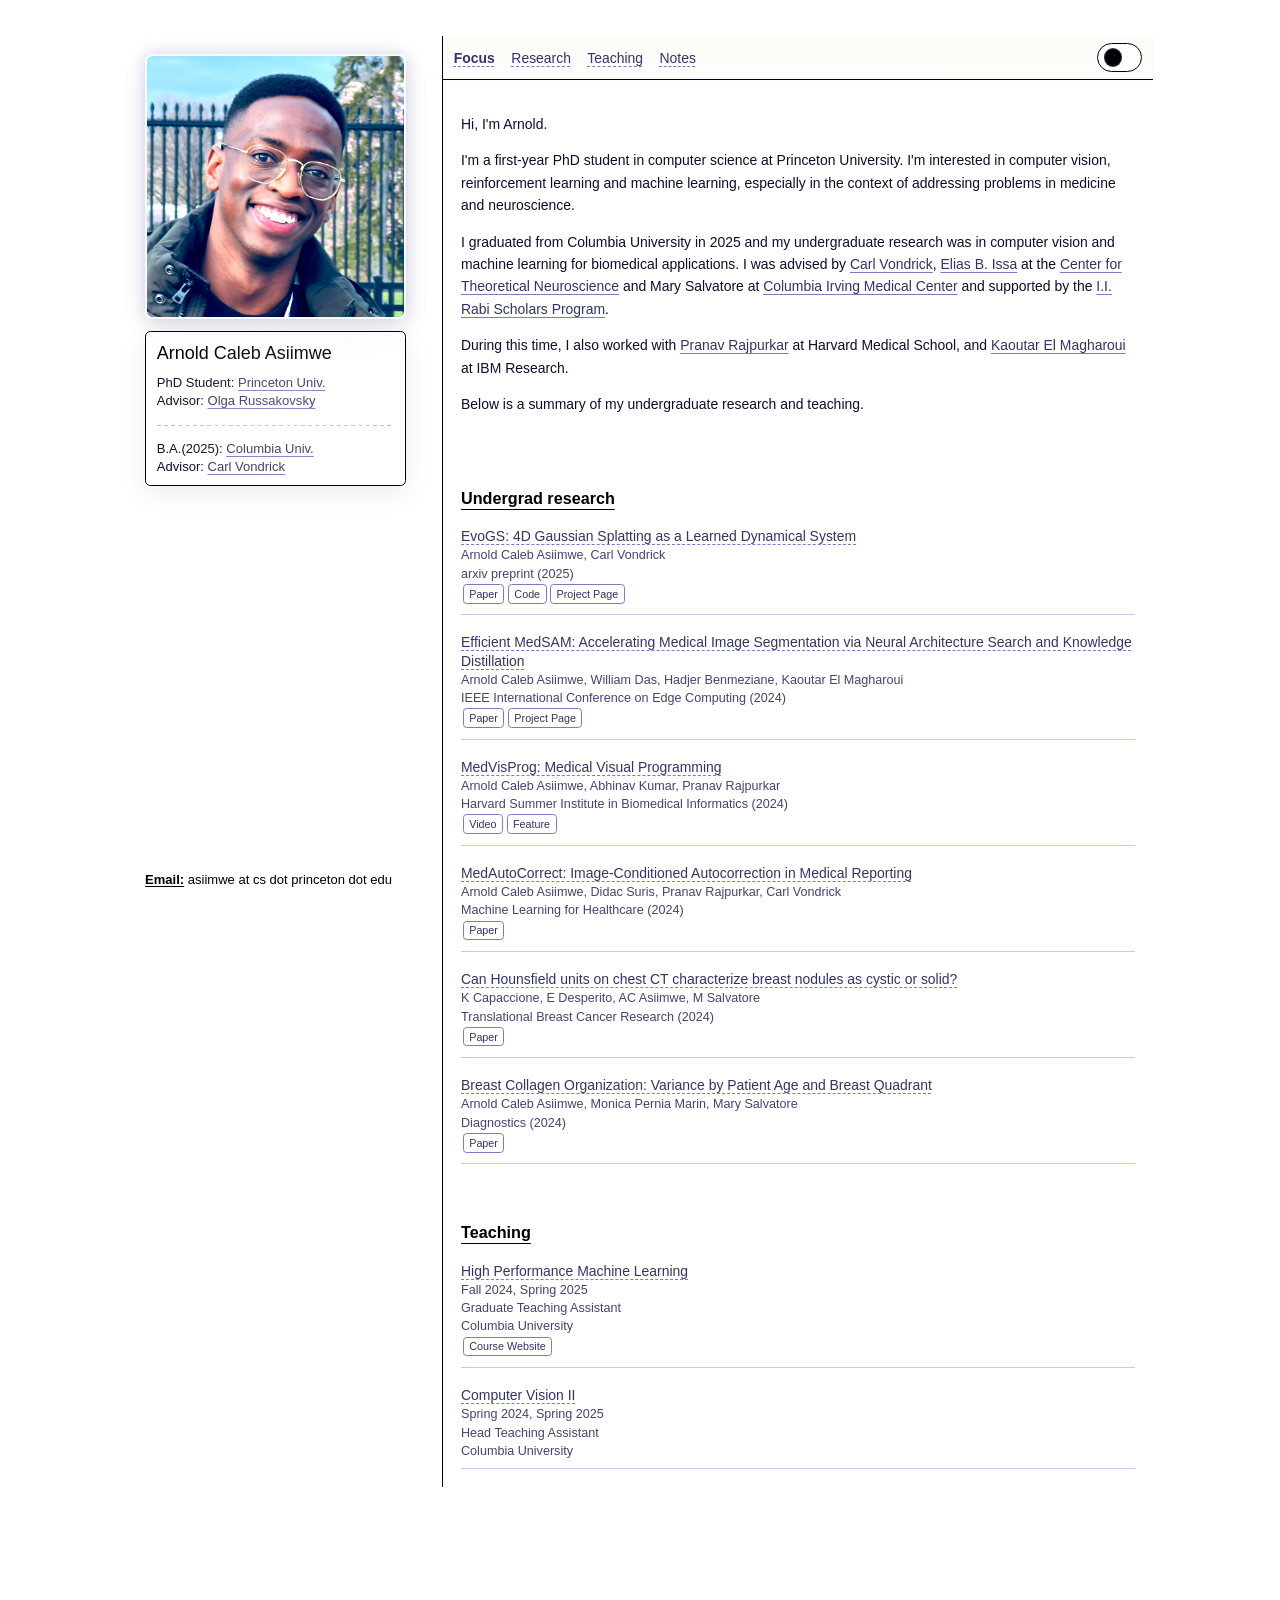
<file: index.html>
<!DOCTYPE html>
<html lang="en">
<head>
  <meta charset="UTF-8">

  <!--<script src="https://polyfill.io/v3/polyfill.min.js?features=es6"></script>
  <script id="MathJax-script" async
    src="https://cdn.jsdelivr.net/npm/mathjax@3/es5/tex-mml-chtml.js">
  </script>-->

  <meta name="viewport" content="width=device-width, initial-scale=1.0">
  <meta name="description" content="Arnold Caleb Asiimwe: PhD Student Princeton University">
  <meta name="keywords" content="Asiimwe Arnold Caleb, Princeton, Columbia, Computer Vision, Medicine, Neuroscience, Generative Models">
  <meta name="author" content="Arnold Caleb Asiimwe">

  <link href="https://fonts.googleapis.com/css2?family=Noto+Sans:wght@400;600&display=swap" rel="stylesheet">
  <link href="css/styles.css" rel="stylesheet">
  <link rel="icon" type="image/jpeg" href="./assets/profilepic.jpg">
  <link rel="apple-touch-icon" href="./assets/profilepic.jpg">
  <title>Arnold Caleb Asiimwe • Princeton University</title>

  <!-- Structured Data for SEO -->
  <script type="application/ld+json">
  {
    "@context": "https://schema.org",
    "@type": "Person",
    "name": "Arnold Caleb Asiimwe",
    "image": "https://cs.princeton.edu/~aa0008/assets/arnold_caleb_asiimwe.jpg",
    "givenName": "Arnold",
    "familyName": "Asiimwe",
    "jobTitle": "PhD Student",
    "worksFor": {
      "@type": "Organization",
      "name": "Princeton University",
      "url": "https://www.princeton.edu/",
      "department": {
        "@type": "Organization",
        "name": "Computer Science"
      }
    },
    "alumniOf": {
      "@type": "Organization",
      "name": "Columbia University",
      "url": "https://www.columbia.edu/"
    },
    "knowsAbout": [
      "Computer Vision",
      "Machine Learning",
      "Generative Models",
      "Reinforcement Learning",
      "Medical Imaging",
      "Neuroscience",
      "Deep Learning"
    ],
    "url": "https://cs.princeton.edu/~aa0008/",
    "sameAs": [
      "https://www.princeton.edu/",
      "https://www.cs.princeton.edu/~olgarus/",
      "https://www.columbia.edu/",
      "https://www.cs.columbia.edu/~vondrick/"
    ],
    "description": "First-year PhD student at Princeton University interested in computer vision, reinforcement learning, and machine learning, especially in the context of addressing problems in medicine and neuroscience.",
    "hasOccupation": {
      "@type": "Occupation",
      "name": "PhD Student in Computer Science",
      "occupationLocation": {
        "@type": "City",
        "name": "Princeton"
      }
    }
  }
  </script>
</head>
<body>
  <div class="container">

    <!-- LEFT: sticky rail -->

    <aside class="side-content" aria-label="Profile rail">
      <a href="./assets/arnold_caleb_asiimwe.jpg" target="_blank" rel="noopener noreferrer" title="Arnold Caleb Asiimwe - Profile Photo">
        <img src="./assets/profilepic.jpg" alt="Arnold Caleb Asiimwe" class="pfp">
      </a>
    
      <!-- Academic affiliation under photo -->
      <div class="glass note" style="margin-bottom:12px; font-size:14.5px; line-height:1.4;">
        <h1 style="font-size:20px; margin:0 0 8px 0; font-weight:normal; color:#000000;">Arnold Caleb Asiimwe</h1>
        
        <div class="info-row">
          <span class="label">PhD Student:</span>
          <a href="https://www.princeton.edu/" class="sub-proj-link">Princeton Univ.</a>
        </div>
        <div class="info-row">
          <span class="label">Advisor:</span>
          <a href="https://www.cs.princeton.edu/~olgarus/" class="sub-proj-link">Olga Russakovsky</a>
        </div>
      
        <!-- dotted separator -->
        <hr>

        <div class="info-row">
          <span class="label">B.A.(2025):</span>
          <a href="https://www.columbia.edu/" class="sub-proj-link">Columbia Univ.</a>
        </div>
        <div class="info-row">
          <span class="label">Advisor:</span>
          <a href="https://www.cs.columbia.edu/~vondrick/" class="sub-proj-link">Carl Vondrick</a>
        </div>
      </div>
  
      <!-- Email -->
      <div class="email-footer">
        <div class="info-row">
          <span class="label">Email:</span>
          <span>asiimwe at cs dot princeton dot edu</span>
        </div>
      </div>
    
      <!-- Dynamic pills -->
      <!-- <div id="dynamic-pills" aria-label="focus tags">
        <span class="pill">computer vision</span>
        <span class="pill">machine learning</span>
        <span class="pill">generative modeling</span>
        <span class="pill">medicine</span>
        <span class="pill">reinforcement learning</span>
        <span class="pill">organic chemistry</span>
      </div> -->
    </aside>

    <!-- RIGHT: content -->
     <main class="content">
      <div class="micro-nav" role="navigation" aria-label="Section navigation">
        <div style="display:flex; align-items:center; gap:14px; justify-content:space-between;">
          <div class="nav-links">
            <a href="#research" class="navlink active">Focus</a>
            <a href="#projects" class="navlink">Research</a>
            <a href="#teaching" class="navlink">Teaching</a>
            <a href="#" class="navlink">Notes</a>
          </div>

          <!-- Theme toggle -->
          <button id="theme-toggle" type="button" aria-label="Toggle dark mode" class="theme-toggle-btn"
            style="display:inline-flex; align-items:center; justify-content:center; padding:6px 10px; border:1px solid #000000;
                   background: var(--btn-bg); color: var(--ink); border-radius:999px; cursor:pointer; font-family:inherit; font-size:13px; position:relative; width:50px; height:32px;">
            <span class="toggle-knob"></span>
          </button>
        </div>
      </div> 

      <section id="research" class="section" >
        <br>
        <p class="paragraph">
          Hi, I'm Arnold. 
        </p>
        <p class="paragraph">
          I'm a first-year PhD student in computer science at Princeton University. I'm interested in computer vision, reinforcement learning and machine learning,
          especially in the context of addressing problems in medicine and neuroscience. 
        </p>

        <p class="paragraph">
          I graduated from Columbia University in 2025 and my undergraduate research
          was in computer vision and machine learning for biomedical applications. I was advised by <a href="https://www.cs.columbia.edu/~vondrick/" class="sub-proj-link">Carl Vondrick</a>,  
          <a href="https://zuckermaninstitute.columbia.edu/elias-b-issa-phd" class="sub-proj-link">Elias B. Issa</a> at the <a href="https://ctn.zuckermaninstitute.columbia.edu/" class="sub-proj-link">Center for Theoretical Neuroscience</a>  
          and Mary Salvatore at <a href="https://www.cuimc.columbia.edu/" class="sub-proj-link">Columbia Irving Medical Center</a> and supported by 
          the <a href="https://www.cc-seas.columbia.edu/node/6543" class="sub-proj-link">I.I. Rabi Scholars Program</a>.
        </p>

        <p class="paragraph">
          During this time, I also worked with <a href="https://dbmi.hms.harvard.edu/people/pranav-rajpurkar" class="sub-proj-link">Pranav Rajpurkar</a> at Harvard Medical School, and <a href="https://research.ibm.com/people/kaoutar-el-maghraoui" class="sub-proj-link">Kaoutar El Magharoui</a> at IBM Research.
        </p>
        <p class="paragraph">
          Below is a summary of my undergraduate research and teaching.
        </p>
      </section>

      <section id="projects" class="section">
        <br><br><br>
        <h4 class="sub-head">Undergrad research</h4>
        <br>
        <div class="project-card">
          <!-- <span class="badge">Vision, Dynamical Systems</span><br> -->
          <a href="./evogs.html" class="navlink">EvoGS: 4D Gaussian Splatting as a Learned Dynamical System</a><br>
          <a href="#" class="sub-proj-authors">Arnold Caleb Asiimwe, Carl Vondrick</a><br>
          <a href="#" class="sub-proj-authors">arxiv preprint (2025)</a><br>
          <a href="https://arxiv.org/pdf/2512.19648" class="badge">Paper</a><a href="https://github.com/arnold-caleb/evogs" class="badge">Code</a><a href="./evogs.html" class="badge">Project Page</a>
        </div>
        <br>
        <div class="project-card">
          <a href="https://www.cs.columbia.edu/~aa4870/efficientmedsam.pdf" class="navlink">Efficient MedSAM: Accelerating Medical Image Segmentation via Neural Architecture Search and Knowledge Distillation</a><br>
          <a href="#" class="sub-proj-authors">Arnold Caleb Asiimwe, William Das, Hadjer Benmeziane, Kaoutar El Magharoui</a><br>
          <a href="#" class="sub-proj-authors">IEEE International Conference on Edge Computing (2024)</a><br>
          <a href="https://www.cs.columbia.edu/~aa4870/efficientmedsam.pdf" class="badge">Paper</a><a href="https://research.ibm.com/publications/efficientmedsam-accelerating-medical-image-segmentation-via-neural-architecture-search-and-knowledge-distillation" class="badge">Project Page</a>
        </div>
        <br>
        <div class="project-card">
          <a href="<div class="project-card">
          <a href="https://www.cs.columbia.edu/~aa4870/MedVisProg_Teaser_V3.mp4" class="navlink">MedVisProg: Medical Visual Programming</a><br>
          <a href="#" class="sub-proj-authors">Arnold Caleb Asiimwe, Abhinav Kumar, Pranav Rajpurkar</a><br>
          <a href="#" class="sub-proj-authors">Harvard Summer Institute in Biomedical Informatics (2024)</a><br>
          <a href="https://www.cs.columbia.edu/~aa4870/MedVisProg_Teaser_V3.mp4" class="badge">Video</a><a href="https://www.college.columbia.edu/news/2024-undergraduate-research-symposium" class="badge">Feature</a>
        </div>
        <br>
        <div class="project-card">
          <a href="https://medautocorrect.cs.columbia.edu/health-autocorrect.pdf" class="navlink">MedAutoCorrect: Image-Conditioned Autocorrection in Medical Reporting</a><br>
          <a href="#" class="sub-proj-authors">Arnold Caleb Asiimwe, Didac Suris, Pranav Rajpurkar, Carl Vondrick</a><br>
          <a href="#" class="sub-proj-authors">Machine Learning for Healthcare (2024)</a><br>
          <a href="https://medautocorrect.cs.columbia.edu/health-autocorrect.pdf" class="badge">Paper</a>
        </div>
        <br>
        <div class="project-card">
          <a href="https://pmc.ncbi.nlm.nih.gov/articles/PMC11093092/" class="navlink">Can Hounsfield units on chest CT characterize breast nodules as cystic or solid?</a><br>
          <a href="#" class="sub-proj-authors">K Capaccione, E Desperito, AC Asiimwe, M Salvatore</a><br>
          <a href="#" class="sub-proj-authors">Translational Breast Cancer Research (2024)</a><br>
          <a href="https://pmc.ncbi.nlm.nih.gov/articles/PMC11093092/" class="badge">Paper</a>
        </div>
        <br>
        <div class="project-card">
          <a href="https://pmc.ncbi.nlm.nih.gov/articles/PMC11353690/" class="navlink">Breast Collagen Organization: Variance by Patient Age and Breast Quadrant</a><br>
          <a href="#" class="sub-proj-authors">Arnold Caleb Asiimwe, Monica Pernia Marin, Mary Salvatore</a><br>
          <a href="#" class="sub-proj-authors">Diagnostics (2024)</a><br>
          <a href="https://pmc.ncbi.nlm.nih.gov/articles/PMC11353690/" class="badge">Paper</a>
        </div>
        <br>

      </section>

      <section id="teaching" class="section">
        <br><br>
        <h4 class="sub-head">Teaching</h4>
        <br>
        <div class="project-card">
          <a href="https://cs.columbia.edu/~aa4870/high-performance-machine-learning/" class="navlink">High Performance Machine Learning</a><br>
          <a href="#" class="sub-proj-authors">Fall 2024, Spring 2025</a><br>
          <span class="sub-proj-authors">Graduate Teaching Assistant</span><br>
          <span class="sub-proj-authors">Columbia University</span><br>
          <a href="https://cs.columbia.edu/~aa4870/high-performance-machine-learning/" class="badge">Course Website</a>

        </div>
        <br>
        <div class="project-card">
          <a href="" class="navlink">Computer Vision II</a><br>
          <a href="#" class="sub-proj-authors">Spring 2024, Spring 2025</a><br>
          <span class="sub-proj-authors">Head Teaching Assistant</span><br>
          <span class="sub-proj-authors">Columbia University</span>
        </div>
        <br>

      </section>

      <!-- FOCUS 

      <section id="copyright" class="section" data-tags="license,attribution,sandbox">
        <h4 class="sub-head">Copyright & License</h4>
        <div class="copyright">
          <span>© 2025 Arnold Caleb Asiimwe.</span>
          <span>Design & content on this sandbox are provided for personal planning and mindset only.</span>
          <span>Unless otherwise noted, code & text on this page are released under <a class="sub-proj-link" href="#">CC BY-NC 4.0</a>.</span>
        </div>
      </section>-->

      <!-- <hr style="opacity:.3; margin-top:24px;"> -->
    </main>
  </div>

  <!-- Floating theme toggle for mobile -->
  <button id="floating-theme-toggle" class="floating-theme-toggle" type="button" aria-label="Toggle dark mode" style="position:relative; overflow:hidden;">
    <span class="toggle-knob"></span>
  </button>

  <script src="js/theme.js"></script>
  <script src="js/navigation.js"></script>

  <!-- Structured Data for Publications -->
  <script type="application/ld+json">
  {
    "@context": "https://schema.org",
    "@type": "ItemList",
    "itemListElement": [
      {
        "@type": "ScholarlyArticle",
        "headline": "EvoGS: 4D Gaussian Splatting as a Learned Dynamical System",
        "author": [
          {
            "@type": "Person",
            "name": "Arnold Caleb Asiimwe"
          },
          {
            "@type": "Person",
            "name": "Carl Vondrick"
          }
        ],
        "datePublished": "2025",
        "publisher": {
          "@type": "Organization",
          "name": "arXiv"
        }
      },
      {
        "@type": "ScholarlyArticle",
        "headline": "Efficient MedSAM: Accelerating Medical Image Segmentation",
        "author": [
          {
            "@type": "Person",
            "name": "Arnold Caleb Asiimwe"
          },
          {
            "@type": "Person",
            "name": "William Das"
          },
          {
            "@type": "Person",
            "name": "Hadjer Benmeziane"
          },
          {
            "@type": "Person",
            "name": "Kaoutar El Magharoui"
          }
        ],
        "datePublished": "2024",
        "publisher": {
          "@type": "Organization",
          "name": "IEEE International Conference on Edge Computing"
        }
      },
      {
        "@type": "ScholarlyArticle",
        "headline": "MedAutoCorrect: Image-Conditioned Autocorrection in Medical Reporting",
        "author": [
          {
            "@type": "Person",
            "name": "Arnold Caleb Asiimwe"
          },
          {
            "@type": "Person",
            "name": "Didac Suris"
          },
          {
            "@type": "Person",
            "name": "Pranav Rajpurkar"
          },
          {
            "@type": "Person",
            "name": "Carl Vondrick"
          }
        ],
        "datePublished": "2024",
        "publisher": {
          "@type": "Organization",
          "name": "Machine Learning for Healthcare"
        }
      },
      {
        "@type": "ScholarlyArticle",
        "headline": "Can Hounsfield units on chest CT characterize breast nodules as cystic or solid?",
        "author": [
          {
            "@type": "Person",
            "name": "K Capaccione"
          },
          {
            "@type": "Person",
            "name": "E Desperito"
          },
          {
            "@type": "Person",
            "name": "AC Asiimwe"
          },
          {
            "@type": "Person",
            "name": "M Salvatore"
          }
        ],
        "datePublished": "2024",
        "publisher": {
          "@type": "Organization",
          "name": "Translational Breast Cancer Research"
        }
      },
      {
        "@type": "ScholarlyArticle",
        "headline": "Breast Collagen Organization: Variance by Patient Age and Breast Quadrant",
        "author": [
          {
            "@type": "Person",
            "name": "Arnold Caleb Asiimwe"
          },
          {
            "@type": "Person",
            "name": "Monica Pernia Marin"
          },
          {
            "@type": "Person",
            "name": "Mary Salvatore"
          }
        ],
        "datePublished": "2024",
        "publisher": {
          "@type": "Organization",
          "name": "Diagnostics"
        }
      }
    ]
  }
  </script>

</body>
</html>
</file>
<file: css/styles.css>
:root{
  --ink:#333366;
  --ink2:#0c0c2e;
  --accent:#7a7ac4;
  --paper:#ffffff;
  --rule: #cfd0ff;
}
html{
  scroll-behavior:smooth;
}
body{
  background-color: var(--paper);
  font-family: 'Avenir', 'Avenir Next', -apple-system, BlinkMacSystemFont, 'Segoe UI', 'Helvetica Neue', sans-serif;
  -webkit-font-smoothing: antialiased;
  -moz-osx-font-smoothing: grayscale;
  margin-top: 40px;
  margin-bottom: 40px;
  margin-left: 80px;
  margin-right: 80px;
  display:flex; flex-direction:row; align-items:flex-start; justify-content:center;
  max-width:100%; font-size:15.5px; line-height:1.3;
  position: relative;
  overflow-x: hidden;
}

/* Apply 90% zoom only on desktop screens - using zoom instead of transform to preserve sticky positioning */
@media (min-width: 769px) {
  body {
    zoom: 0.9;
  }
}
.container{ display:flex; flex-direction:row; align-items:flex-start; gap:40px; max-width:1100px; width:100%; }
/* ── Sticky left rail */
.side-content{
  width:290px; flex:0 0 290px;
  position:sticky; top:24px;
  align-self:flex-start;
}
.email-footer{
  position: fixed;
  bottom: 0;
  width: 290px;
  font-size: 14.5px;
  line-height: 1.4;
  padding-top: 12px;
  padding-bottom: 12px;
  background-color: var(--paper);
}

.acknowledgments-footer{
  position: fixed;
  bottom: 0;
  width: 290px;
  font-size: 14.5px;
  line-height: 1.4;
  padding-top: 12px;
  padding-bottom: 12px;
  background-color: var(--paper);
}

@keyframes fadeInUp {
  from {
    opacity: 0;
    transform: translateY(10px);
  }
  to {
    opacity: 1;
    transform: translateY(0);
  }
}

.pfp{
  display:block; width:100%; margin:20px 0 14px 0; border-radius:8px;
  border: 3px solid rgba(255,255,255,0.4);
  transition: all 0.3s ease;
  cursor: pointer;
  position: relative;
  overflow: hidden;
  box-sizing: border-box;
  animation: fadeInUp 0.6s ease-out;
  /* Create the glass refraction effect */
  filter: 
    contrast(1.15) 
    saturate(1.3) 
    brightness(1.1)
    drop-shadow(0 0 8px rgba(122,122,196,0.3));
  box-shadow: 
    0 8px 30px rgba(0,0,0,0.08), 
    inset 0 2px 0 rgba(255,255,255,0.8),
    inset 0 -2px 0 rgba(255,255,255,0.3);
  background: 
    linear-gradient(135deg, rgba(255,255,255,0.6) 0%, rgba(255,255,255,0.2) 100%),
    rgba(255,255,255,0.25);
}

/* Profile picture hover effects */
.pfp:hover{
  transform: translateY(-2px) scale(1.02);
  box-shadow: 
    0 12px 40px rgba(0,0,0,0.15), 
    inset 0 1px 0 rgba(255,255,255,0.7),
    inset 0 -1px 0 rgba(255,255,255,0.3);
  background: 
    linear-gradient(135deg, rgba(255,255,255,0.5) 0%, rgba(255,255,255,0.2) 100%),
    rgba(255,255,255,0.25);
}

/* Glass refraction effect with distorted edge reflections */
.pfp::before{
  content: "";
  position: absolute;
  top: 0; left: 0;
  width: 100%; height: 100%;
  border-radius: 8px;
  /* Create edge refraction zones that distort the image */
  background: 
    /* Top-left edge refraction */
    radial-gradient(ellipse 60px 30px at 10% 10%, 
      rgba(255,255,255,0.3) 0%, 
      rgba(255,255,255,0.1) 40%, 
      transparent 70%),
    /* Top-right edge refraction */
    radial-gradient(ellipse 60px 30px at 90% 10%, 
      rgba(255,255,255,0.3) 0%, 
      rgba(255,255,255,0.1) 40%, 
      transparent 70%),
    /* Bottom-left edge refraction */
    radial-gradient(ellipse 60px 30px at 10% 90%, 
      rgba(255,255,255,0.3) 0%, 
      rgba(255,255,255,0.1) 40%, 
      transparent 70%),
    /* Bottom-right edge refraction */
    radial-gradient(ellipse 60px 30px at 90% 90%, 
      rgba(255,255,255,0.3) 0%, 
      rgba(255,255,255,0.1) 40%, 
      transparent 70%),
    /* Moving highlight */
    radial-gradient(circle at var(--x, 50%) var(--y, 50%), 
      rgba(255,255,255,0.2), transparent 60%);
  /* Create lens distortion effect */
  transform: scale(1.02);
  transition: all 0.2s ease;
  pointer-events: none;
  z-index: 2;
  /* Create actual image refraction by distorting the edges */
  clip-path: polygon(
    0% 0%, 
    100% 0%, 
    100% 100%, 
    0% 100%
  );
}

/* Glass edge refraction with image distortion */
.pfp::after{
  content: "";
  position: absolute;
  top: 0; left: 0;
  width: 100%; height: 100%;
  border-radius: 8px;
  /* Create edge refraction zones */
  background: 
    /* Top-left corner refraction */
    radial-gradient(ellipse 40px 40px at 15% 15%, 
      rgba(255,255,255,0.2) 0%, 
      rgba(255,255,255,0.1) 30%, 
      transparent 60%),
    /* Bottom-right corner refraction */
    radial-gradient(ellipse 40px 40px at 85% 85%, 
      rgba(255,255,255,0.2) 0%, 
      rgba(255,255,255,0.1) 30%, 
      transparent 60%),
    /* Edge highlights */
    linear-gradient(135deg, 
      rgba(255,255,255,0.4) 0%, 
      rgba(255,255,255,0.1) 20%, 
      transparent 35%, 
      transparent 65%, 
      rgba(255,255,255,0.1) 80%, 
      rgba(255,255,255,0.4) 100%);
  /* Enhanced refraction filters */
  backdrop-filter: blur(2px) saturate(120%) contrast(1.1);
  -webkit-backdrop-filter: blur(2px) saturate(120%) contrast(1.1);
  pointer-events: none;
  z-index: 1;
}
.text-background{
  background:#f5f5f5; padding:6px 8px; border-radius:10px; display:inline;
  margin:8px 0; box-shadow:1px 1px 25px 1px rgba(0,0,0,.02);
}
.note{ font-size:13px; opacity:.85; }
.email-footer .label{ font-weight: bold; text-decoration: underline; text-decoration-style: solid; text-decoration-color: #000000; text-underline-offset: 2px; text-decoration-thickness: 1px; }
.pill{
  font-size:12.5px; padding:2px 8px; border-radius:999px; background:#ecebff; color:var(--ink);
  margin:4px 6px 0 0; display:inline-block; white-space:nowrap;
  transition:transform .15s ease;
}
.pill:hover{ transform:translateY(-1px); }

/* ── Content column */
.content{ 
  flex:1 1 auto; 
  border-left:1px solid #000000; 
  padding-left:20px; 
}
h1,h2,h3,h4{ color:var(--ink); margin:0 0 6px 0; }
.paragraph{ color:var(--ink2); margin:16px 0; line-height:1.6;}
#focus .paragraph{ text-align:justify;text-justify:inter-word;}

/* Research interests list with square bullets */
.research-interests {
  list-style-type: square;
  margin: 16px 0 16px 20px;
  padding-left: 0;
  line-height: 1.6;
  color: #000000;
}

.research-interests > li {
  margin-bottom: 8px;
}

.research-interests ul {
  list-style-type: square;
  margin: 8px 0 8px 20px;
  padding-left: 0;
}

.research-interests li {
  color: #000000;
}

body[data-theme="dark"] .research-interests,
body[data-theme="dark"] .research-interests li {
  color: var(--ink);
}
.arnold,.sub-proj-link{ color:var(--ink); text-decoration:underline; text-decoration-color:var(--accent); text-decoration-style:solid; text-underline-offset:3px; text-decoration-thickness:1px; }
.sub-head{ font-size:18px; color:#000000; margin:4px 0 0px; font-weight:550; text-decoration:underline; text-decoration-style:solid; text-decoration-color:#000000; text-underline-offset:6px; text-decoration-thickness:1px;}
.sub-proj{ color:#0a0a6d; text-decoration:none; font-weight:500; }
.sub-proj-authors{ color:var(--ink); font-size:14px; text-decoration:none; }
.sub-proj-proj{ color:#37378f; font-size:15.5px; text-decoration:none; }
.link{ color:var(--ink); text-decoration:underline; text-decoration-color:var(--accent); font-size:15px; text-underline-offset:4px; text-decoration-thickness:1px; }

/* ── Futuristic rule lines */
hr{
  height:1px; border:none; margin:16px 0;
  background: linear-gradient(90deg, rgba(122,122,196,0.0) 0%, rgba(122,122,196,0.65) 35%, rgba(122,122,196,0.2) 65%, rgba(122,122,196,0.0) 100%);
  box-shadow: 0 0 12px rgba(122,122,196,0.25);
}

/* Dotted hr inside glass note */
.glass hr, .note hr{
  border:none;
  height:1px;
  margin:16px 0;
  background: repeating-linear-gradient(
    to right,
    rgba(122,122,196,0.5) 0px,
    rgba(122,122,196,0.5) 4px,
    transparent 4px,
    transparent 8px
  );
  box-shadow: none;
}

/* ── Research list */
.research-project glass{ display:block; margin:10px 0 14px; }
.badge{ font-size:12.5px; padding:2px 6px; border:1px solid var(--accent); border-radius:4px; margin-left: 0px; margin:2px}
a.badge{
  text-decoration: none;
  cursor: pointer;
  transition: all 0.2s ease;
}
a.badge:hover{
  opacity: 0.8;
  transform: translateY(-1px);
}
.section{ scroll-margin-top:90px; } /* anchor comfort */
#research.section{ animation: fadeInUp 0.6s ease-out 0.2s both; }
#projects.section{ animation: fadeInUp 0.6s ease-out 0.3s both; }
#teaching.section{ animation: fadeInUp 0.6s ease-out 0.4s both; }
.project-card{
  border-bottom:1px solid rgba(122,122,196,0.4);
  padding-bottom:10px;
  
}

/* ── Top micro-nav (optional, subtle) */
.micro-nav{
  position:sticky; top:-1px; z-index:2; 
  backdrop-filter:saturate(1.1) blur(8px);
  -webkit-backdrop-filter:saturate(1.1) blur(8px);
  background: 
    linear-gradient(180deg, 
      rgba(252,250,245,0.0) 0%, 
      rgba(252,250,245,0.0) 70%, 
      rgba(252,250,245,0.05) 90%, 
      rgba(252,250,245,0.1) 100%);
  border-bottom:1px solid #000000;
  padding:8px 12px; margin-left:-20px; margin-right:-20px;
  box-shadow: 
    0 1px 10px rgba(0,0,0,0.01);
}
.micro-nav a:not(.navlink){
  margin-right:14px; font-size:13px; color:var(--ink);
  text-decoration:underline; text-decoration-color:var(--accent); text-underline-offset:3px;
}
.micro-nav a.navlink,
.navlink{
  margin-right:14px;
  font-size:15.5px;
  color:var(--ink);
  text-decoration:underline;
  text-decoration-style:dashed;
  text-decoration-color:var(--accent);
  text-underline-offset:3px;
  text-decoration-thickness:1px;
}
.micro-nav a.active{ font-weight:600; }

.badge{
  display:inline-block; font-size:12px; padding:2px 6px; border:1px solid var(--accent); border-radius:4px; margin: 2px; color:var(--ink);
  /* background:linear-gradient(180deg,#fff,#f3f4ff); */
}
.topic-pill{
  display:inline-block; font-size:11.5px; padding:2px 8px; border-radius:999px; background:#eef0ff; color:#2c2c7a; margin-right:6px; border:1px solid #dadcff;
}

/* Copyright box */
.copyright{
  font-size:13px; color:#1d1d3f; display:flex; gap:12px; flex-wrap:wrap;
  background:#f6f7ff; border:1px solid #dfe2ff; padding:12px 14px; border-radius:12px;
}

/* Responsive */
@media (max-width:1040px){
  .container{ flex-direction:column; }
  .side-content{ position:relative; top:auto; width:100%; }
  .content{ border-left:none !important; padding-left:0; }
  body[data-theme="dark"] .content{ border-left:none !important; }
}

/* Reduce neural background intensity on mobile for performance */
@media (max-width:768px){
  #neural-canvas{
    opacity: 0.3;
  }
  
  /* Better mobile spacing - left justified */
  body {
    margin: 10px 20px 20px 20px !important;
    padding-top: 45px;
    padding-left: 0 !important;
  }
  
  .container {
    gap: 20px;
    margin-left: 0;
    padding-left: 0;
  }
  
  /* Add left padding to sections on mobile */
  .section {
    padding-left: 5px;
  }
  
  .side-content {
    text-align: left;
    width: 100%;
    height: auto;
    position: relative;
    display: block;
    min-height: auto;
  }
  
  .email-footer {
    display: none;
  }
  
  .acknowledgments-footer {
    display: none;
  }
  
  #research.section {
    padding-top: 0;
  }
  
  #research.section > br:first-child {
    display: none;
  }
  
  .side-content .glass {
    width: 100%;
    box-sizing: border-box;
    box-shadow: none;
    border: 1px solid #000000;
  }
  
  /* Make name bigger on mobile */
  .side-content .glass strong:first-child {
    font-size: 20px;
    display: block;
    margin-bottom: 2px;
  }
  
  /* Thin dashed separator on mobile */
  .side-content .glass hr {
    border: none;
    height: 1px;
    background: repeating-linear-gradient(
      to right,
      var(--ink) 0px,
      var(--ink) 4px,
      transparent 4px,
      transparent 8px
    );
    margin: 12px 0;
    opacity: 0.2;
  }
  
  /* Align colons for symmetrical layout */
  .side-content .glass {
    line-height: 1.6;
  }
  
  /* Create aligned layout using flexbox approach */
  .side-content .glass > br + strong {
    display: inline-block;
    min-width: 90px;
    text-align: left;
  }
  
  .pfp {
    margin: 0 0 14px 0;
    max-width: 200px;
    box-shadow: none;
  }
  
  /* Make pills transparent with border on mobile */
  .pill {
    background: transparent;
    border: 1px solid rgba(122,122,196,0.15);
    color: var(--ink);
  }
  
  /* Hide navigation bar on mobile */
  .micro-nav {
    display: none;
  }
  
  /* Show and style floating theme toggle for mobile */
  .floating-theme-toggle {
    display: flex !important;
    position: fixed !important;
    top: 10px !important;
    right: 10px !important;
    z-index: 1000;
    width: 50px;
    height: 32px;
    border-radius: 999px;
    border: 1px solid #000000;
    background: var(--btn-bg);
    cursor: pointer;
    align-items: center;
    justify-content: center;
    box-shadow: 0 1px 2px rgba(0,0,0,0.08);
    transition: all 0.3s ease;
    box-sizing: border-box;
    /* Fixed positioning ensures it's independent of body padding */
  }
  
  .floating-theme-toggle .toggle-knob {
    position: absolute;
    width: 14px;
    height: 14px;
    background: #000000;
    border-radius: 50%;
    border: 1px solid rgba(122,122,196,0.4);
    transition: transform 0.3s ease, background 0.3s ease, border-color 0.3s ease;
    left: 8px;
  }
  
  body[data-theme="dark"] .floating-theme-toggle .toggle-knob {
    transform: translateX(14px);
    border-color: rgba(154,160,255,0.6);
  }
  
  .floating-theme-toggle:hover {
    transform: scale(1.05);
    box-shadow: 0 2px 4px rgba(0,0,0,0.12);
  }
  
  /* Dark theme floating toggle */
  body[data-theme="dark"] .floating-theme-toggle {
    border-color: rgba(154,160,255,0.28);
  }
  
  body[data-theme="dark"] .floating-theme-toggle:hover {
    box-shadow: 0 2px 4px rgba(0,0,0,0.3);
  }
}

/* Disable neural background for users who prefer reduced motion */
@media (prefers-reduced-motion: reduce) {
  #neural-canvas {
    display: none;
  }
}

/* Neural background canvas */
#neural-canvas {
  position: fixed;
  top: 0;
  left: 0;
  width: 100vw;
  height: 100vh;
  z-index: -1;
  pointer-events: none;
  opacity: 0.1;
}

/* Smooth theme transitions */
* { transition: background-color .25s ease, color .25s ease, border-color .25s ease, box-shadow .25s ease; }

/* Button background var */
:root { --btn-bg: #ffffff; }

/* Hide floating toggle on desktop */
.floating-theme-toggle {
  display: none;
}

/* Dark theme variables (overrides) */
body[data-theme="dark"]{
  --paper:#0f1120;        /* page background */
  --ink:#e4e6ff;          /* headings/links */
  --ink2:#cfd2ff;         /* body text */
  --accent:#9aa0ff;       /* link underline/glow */
  --rule:#2b2f55;         /* divider tint */
  --btn-bg:#1a1d35;
}

/* Global backgrounds/borders that reference your vars */
body[data-theme="dark"]{
  background-color: var(--paper);
}

/* Content column divider */
body[data-theme="dark"] .content{ border-left:1px solid #2a2e54; }
/* Dark theme email footer */
body[data-theme="dark"] .email-footer{ color:var(--ink2); }
body[data-theme="dark"] .email-footer .info-row{ color:var(--ink2); }
body[data-theme="dark"] .email-footer span{ color:var(--ink2); }

body[data-theme="dark"] .acknowledgments-footer{ color:var(--ink2); }
body[data-theme="dark"] .acknowledgments-footer p{ color:var(--ink2); }

/* Dark theme email label */
body[data-theme="dark"] .email-footer .label{ text-decoration-color: var(--accent); }

/* Dark theme sub-head */
body[data-theme="dark"] .sub-head{ color:var(--ink); text-decoration-color:var(--accent); }
body[data-theme="dark"] h5{ color:var(--ink); }

/* Dark theme h1 in glass note */
body[data-theme="dark"] .glass h1, body[data-theme="dark"] .note h1{ color:#ffffff !important; }

/* Sticky rail note / pills / topic chips */
body[data-theme="dark"] .text-background{ background:#181b33; color:var(--ink2); box-shadow:none; }
body[data-theme="dark"] .pill{
  background:#1a1d35; color:var(--ink); border:1px solid #2e3470;
}
body[data-theme="dark"] .topic-pill{
  background:#1a1d35; color:#cfd2ff; border:1px solid #2e3470;
}

/* Paper cards (box feel preserved, darker surface + softer shadow) */
body[data-theme="dark"] .paper{
  background:#12142a; box-shadow:0 6px 18px rgba(0,0,0,.35);
}
body[data-theme="dark"] .paper .meta{ color:#99a0e6; }

/* Futuristic horizontal rule */
body[data-theme="dark"] hr{
  background:linear-gradient(90deg, rgba(154,160,255,0.0) 0%, rgba(154,160,255,0.45) 35%, rgba(154,160,255,0.18) 65%, rgba(154,160,255,0.0) 100%);
  box-shadow:0 0 12px rgba(154,160,255,.18);
}

/* Dark theme dotted hr inside glass note */
body[data-theme="dark"] .glass hr, body[data-theme="dark"] .note hr{
  background: repeating-linear-gradient(
    to right,
    rgba(154,160,255,0.4) 0px,
    rgba(154,160,255,0.4) 4px,
    transparent 4px,
    transparent 8px
  );
  box-shadow: none;
}

/* Micro-nav background + border in dark */
body[data-theme="dark"] .micro-nav{
  background: 
    linear-gradient(180deg, 
      rgba(15,17,32,0.4) 0%, 
      rgba(15,17,32,0.2) 50%, 
      rgba(15,17,32,0.05) 100%);
  border-bottom:1px solid #000000;
  box-shadow: 
    0 2px 20px rgba(0,0,0,0.2);
}

/* Dark theme profile picture */
body[data-theme="dark"] .pfp{
  border: 3px solid rgba(255,255,255,0.2);
  box-shadow: 
    0 12px 38px rgba(0,0,0,0.45), 
    inset 0 1px 0 rgba(255,255,255,0.15),
    inset 0 -1px 0 rgba(255,255,255,0.05);
  background: 
    linear-gradient(135deg, rgba(255,255,255,0.1) 0%, rgba(255,255,255,0.02) 100%),
    rgba(18,20,42,0.35);
}

body[data-theme="dark"] .pfp:hover{
  box-shadow: 
    0 16px 48px rgba(0,0,0,0.6), 
    inset 0 1px 0 rgba(255,255,255,0.2),
    inset 0 -1px 0 rgba(255,255,255,0.08);
  background: 
    linear-gradient(135deg, rgba(255,255,255,0.15) 0%, rgba(255,255,255,0.05) 100%),
    rgba(18,20,42,0.45);
}

/* Dark theme glass refraction effects */
body[data-theme="dark"] .pfp::before{
  background: 
    radial-gradient(circle at var(--x, 50%) var(--y, 50%), 
      rgba(255,255,255,0.15), transparent 70%),
    linear-gradient(135deg, 
      rgba(255,255,255,0.2) 0%, 
      rgba(255,255,255,0.05) 15%, 
      transparent 30%, 
      transparent 70%, 
      rgba(255,255,255,0.05) 85%, 
      rgba(255,255,255,0.2) 100%);
  backdrop-filter: blur(2px) saturate(130%) contrast(1.15) brightness(1.05);
  -webkit-backdrop-filter: blur(2px) saturate(130%) contrast(1.15) brightness(1.05);
}

body[data-theme="dark"] .pfp::after{
  background: 
    /* Dark theme corner refraction */
    radial-gradient(ellipse 40px 40px at 15% 15%, 
      rgba(255,255,255,0.1) 0%, 
      rgba(255,255,255,0.05) 30%, 
      transparent 60%),
    radial-gradient(ellipse 40px 40px at 85% 85%, 
      rgba(255,255,255,0.1) 0%, 
      rgba(255,255,255,0.05) 30%, 
      transparent 60%),
    linear-gradient(135deg, 
      rgba(255,255,255,0.2) 0%, 
      rgba(255,255,255,0.05) 20%, 
      transparent 35%, 
      transparent 65%, 
      rgba(255,255,255,0.05) 80%, 
      rgba(255,255,255,0.2) 100%);
  backdrop-filter: blur(1px) saturate(110%) contrast(1.05);
  -webkit-backdrop-filter: blur(1px) saturate(110%) contrast(1.05);
}

/* Links inherit var(--ink) already; underline color set by --accent. Good contrast in dark. */

/* Copyright box */
body[data-theme="dark"] .copyright{
  background:#12142a; border:1px solid #2e3470; color:var(--ink2);
}

/* Update the toggle button colors in dark */
body[data-theme="dark"] #theme-toggle{
  background: var(--btn-bg); color: var(--ink); border-color:rgba(154,160,255,0.28);
}

/* Toggle knob inside button */
.theme-toggle-btn {
  overflow: hidden;
}

.theme-toggle-btn .toggle-knob {
  position: absolute;
  width: 18px;
  height: 18px;
  background: #000000;
  border-radius: 50%;
  border: 1px solid rgba(122,122,196,0.4);
  transition: transform 0.3s ease, background 0.3s ease, border-color 0.3s ease;
  left: 6px;
}

body[data-theme="dark"] .theme-toggle-btn .toggle-knob {
  transform: translateX(18px);
  border-color: rgba(154,160,255,0.6);
}


/* ====== LIGHT THEME baseline (explicit, just to be sure) ====== */
.sub-proj        { color:#0a0a6d; text-decoration:none; font-weight:600; }
.sub-proj-authors{ color:var(--ink); opacity:.92; }
.sub-proj-proj   { color:#37378f; }
.link            { color:var(--ink); text-decoration:underline; text-decoration-color:var(--accent);
                  text-underline-offset:3px; text-decoration-thickness:1px; }
.note            { color:var(--ink2); opacity:.85; }

.badge{ 
  /* background:linear-gradient(180deg,#fff,#f3f4ff); */
  border:1px solid var(--accent);
  color:var(--ink);
}

/* ====== DARK THEME overrides for better contrast ====== */
body[data-theme="dark"] .sub-proj{
  color:#b8bdff; /* brighter, cool blue for titles */
  text-decoration:none;
  text-decoration-color:#8e95ff;
  text-underline-offset:2px;
  text-decoration-thickness:1px;
}
body[data-theme="dark"] .sub-proj:hover{
  color:#c8ccff;
  text-decoration-thickness:2px;
}

body[data-theme="dark"] .sub-proj-authors{
  color:#d5d8ff; /* near body text but a touch brighter */
  opacity:.95;
}
body[data-theme="dark"] .sub-proj-proj{
  color:#a5abff; /* venue line */
}

body[data-theme="dark"] .link{
  color:#dee0ff;
  text-decoration-color:#9aa0ff;
  text-underline-offset:3px;
  text-decoration-thickness:1.5px; /* thicker for readability */
}
body[data-theme="dark"] .link:hover{
  text-decoration-thickness:2px;
}

body[data-theme="dark"] .note{
  color:#aab1ff; opacity:.95; /* more readable than gray */
}

body[data-theme="dark"] .badge{
  background:#1a1d35;
  color:#e6e8ff;
  border:1px solid #4047a6;
  box-shadow:0 2px 10px rgba(0,0,0,.35);
}
body[data-theme="dark"] a.badge{
  color:#e6e8ff;
}
body[data-theme="dark"] a.badge:hover{
  opacity: 0.9;
  box-shadow:0 4px 12px rgba(154,160,255,0.3);
}

/* Dark theme venue citations */
body[data-theme="dark"] .venue-citation{
  background:linear-gradient(135deg,#1a1d35,#2a2e54);
  border:1px solid #9aa0ff;
  color:#e6e8ff;
}
body[data-theme="dark"] .venue-citation:hover{
  box-shadow:0 2px 8px rgba(154,160,255,0.4);
}

/* Topic chips & pills already adjusted; ensure hover stays visible */
body[data-theme="dark"] .pill:hover, 
body[data-theme="dark"] .topic-pill:hover{
  box-shadow:0 6px 18px rgba(154,160,255,.18);
}

/* Futuristic HR already tuned; ensure meta lines stay readable */
body[data-theme="dark"] .sub-proj-proj,
body[data-theme="dark"] .sub-proj-authors,
body[data-theme="dark"] .paper .meta{
  text-shadow:0 0 0 transparent; /* crisp text rendering */
}

/* Improve keyboard focus visibility (both themes) */
a:focus-visible, button:focus-visible{
  outline:2px solid #9aa0ff; outline-offset:2px; border-radius:6px;
}
body[data-theme="dark"] a:focus-visible, 
body[data-theme="dark"] button:focus-visible{
  outline:2px solid #c5c9ff;
}

.glass{
  position: relative;
  background: rgba(255,255,255,0.28);
  border: 1px solid #000000;
  border-radius: 6px;
  padding: 10px 12px;
  backdrop-filter: blur(12px) saturate(120%);
  -webkit-backdrop-filter: blur(12px) saturate(120%);
  box-shadow: 0 8px 30px rgba(0,0,0,0.08), inset 0 1px 0 rgba(255,255,255,0.35);
  overflow: hidden;
  transition: transform .25s ease, box-shadow .25s ease, background .25s ease;
  cursor: pointer;
  box-sizing: border-box;
  width: 100%;
  animation: fadeInUp 0.6s ease-out 0.1s both;
}

/* Add a moving highlight "shine" */
.glass::before{
  content: "";
  position: absolute;
  top: -50%; left: -50%;
  width: 200%; height: 200%;
  background: radial-gradient(circle at var(--x, 50%) var(--y, 50%), 
              rgba(255,255,255,0.15), transparent 40%);
  transition: opacity 0.2s ease;
  pointer-events: none;
}

/* Slight lift + brighter when hovered */
.glass:hover{
  transform: translateY(-2px) scale(1.01);
  box-shadow: 0 12px 40px rgba(0,0,0,0.12), inset 0 1px 0 rgba(255,255,255,0.4);
}

/* Dark theme adjustment */
body[data-theme="dark"] .glass{
  background: rgba(18,20,42,0.35);
  border: 1px solid rgba(154,160,255,0.28);
  box-shadow: 0 12px 38px rgba(0,0,0,0.45), inset 0 1px 0 rgba(255,255,255,0.06);
}

/* Dark theme glass on mobile */
@media (max-width:768px){
  body[data-theme="dark"] .side-content .glass{
    border: 1px solid rgba(154,160,255,0.28);
  }
}

/* ===== Accessibility: reduced transparency fallback ===== */
@media (prefers-reduced-transparency: reduce) {
  .glass, body[data-theme="dark"] .glass{
    /* fall back to solid boxes with good contrast */
    background: #f3f4ff;
    border-color: #c9ccff;
    box-shadow: 0 2px 10px rgba(0,0,0,0.06);
  }
  body[data-theme="dark"] .glass{
    background: #1a1d35;
    border-color: #2e3470;
    box-shadow: 0 6px 18px rgba(0,0,0,0.35);
  }
}

/* ===== Optional: make other components glassy too ===== */
/* Micro-nav as glass */
body .micro-nav{
  backdrop-filter: blur(8px) saturate(120%);
  -webkit-backdrop-filter: blur(8px) saturate(120%);
  background: linear-gradient(180deg, rgba(252,250,245,0.65), rgba(252,250,245,0.4));
  border-bottom: 1px solid #000000;
}
body[data-theme="dark"] .micro-nav{
  background: linear-gradient(180deg, rgba(15,17,32,0.55), rgba(15,17,32,0.35));
  border-bottom-color: #000000;
}

/* Paper cards (optional glass variant) */
.paper.paper--glass{
  background: rgba(255,255,255,0.38);
  backdrop-filter: blur(8px) saturate(120%);
  -webkit-backdrop-filter: blur(8px) saturate(120%);
  border: 1px solid rgba(122,122,196,0.28);
  box-shadow: 0 10px 30px rgba(0,0,0,0.10);
}
body[data-theme="dark"] .paper.paper--glass{
  background: rgba(18,20,42,0.45);
  border-color: rgba(154,160,255,0.22);
  box-shadow: 0 14px 42px rgba(0,0,0,0.45);
}

.dashdot-sep{
  border:none;
  height:1px;
  margin:8px 0;
  background-image: repeating-linear-gradient(
    to right,
    rgba(122,122,196,0.65) 0px,
    rgba(122,122,196,0.65) 4px,
    transparent 4px,
    transparent 8px,
    rgba(122,122,196,0.35) 8px,
    rgba(122,122,196,0.35) 10px,
    transparent 10px,
    transparent 16px
  );
  background-size:16px 1px;
}
body[data-theme="dark"] .dashdot-sep{
  background-image: repeating-linear-gradient(
    to right,
    rgba(154,160,255,0.8) 0px,
    rgba(154,160,255,0.8) 4px,
    transparent 4px,
    transparent 8px,
    rgba(154,160,255,0.4) 8px,
    rgba(154,160,255,0.4) 10px,
    transparent 10px,
    transparent 16px
  );
}

/* ── Project Page Styles */
.project-header h1 {
  color: #000000;
}

body[data-theme="dark"] .project-header h1 {
  color: var(--ink);
}

.project-figure {
  width: 100%;
  max-width: 800px;
  margin: 24px auto;
  text-align: center;
}

.project-figure img {
  width: 100%;
  height: auto;
  border-radius: 8px;
}

.project-figure figcaption {
  font-size: 13px;
  color: var(--ink2);
  margin-top: 8px;
  line-height: 1.5;
}

body[data-theme="dark"] .project-figure figcaption {
  color: var(--ink2);
}

.project-citation {
  background-color: var(--paper);
  border: 1px solid #000000;
  border-radius: 6px;
  padding: 16px;
  padding-top: 40px;
  font-size: 14px;
  line-height: 1.6;
  font-family: 'Avenir', 'Avenir Next', -apple-system, BlinkMacSystemFont, 'Segoe UI', 'Helvetica Neue', sans-serif;
  position: relative;
}

body[data-theme="dark"] .project-citation {
  border-color: rgba(154,160,255,0.28);
  background-color: rgba(154,160,255,0.05);
}

.project-citation pre {
  margin: 0;
  white-space: pre-wrap;
  word-wrap: break-word;
  font-family: 'Avenir', 'Avenir Next', -apple-system, BlinkMacSystemFont, 'Segoe UI', 'Helvetica Neue', sans-serif;
}

.citation-copy-btn {
  position: absolute;
  top: 12px;
  right: 12px;
  background: transparent;
  border: 1px solid #000000;
  border-radius: 4px;
  padding: 6px;
  cursor: pointer;
  display: flex;
  align-items: center;
  justify-content: center;
  color: #000000;
  transition: all 0.2s ease;
}

.citation-copy-btn:hover {
  background-color: rgba(0, 0, 0, 0.05);
  transform: translateY(-1px);
}

.citation-copy-btn:active {
  transform: translateY(0);
}

body[data-theme="dark"] .citation-copy-btn {
  border-color: rgba(154,160,255,0.28);
  color: var(--ink);
}

body[data-theme="dark"] .citation-copy-btn:hover {
  background-color: rgba(154,160,255,0.1);
}

.citation-copy-btn.copied {
  background-color: #000000;
  color: #ffffff;
}

body[data-theme="dark"] .citation-copy-btn.copied {
  background-color: rgba(154,160,255,0.3);
  color: var(--ink);
}

/* Project page responsive adjustments */
@media (max-width: 768px) {
  .project-figure {
    margin: 16px auto;
  }
  
  .project-header h1 {
    font-size: 24px !important;
  }
}
</file>
